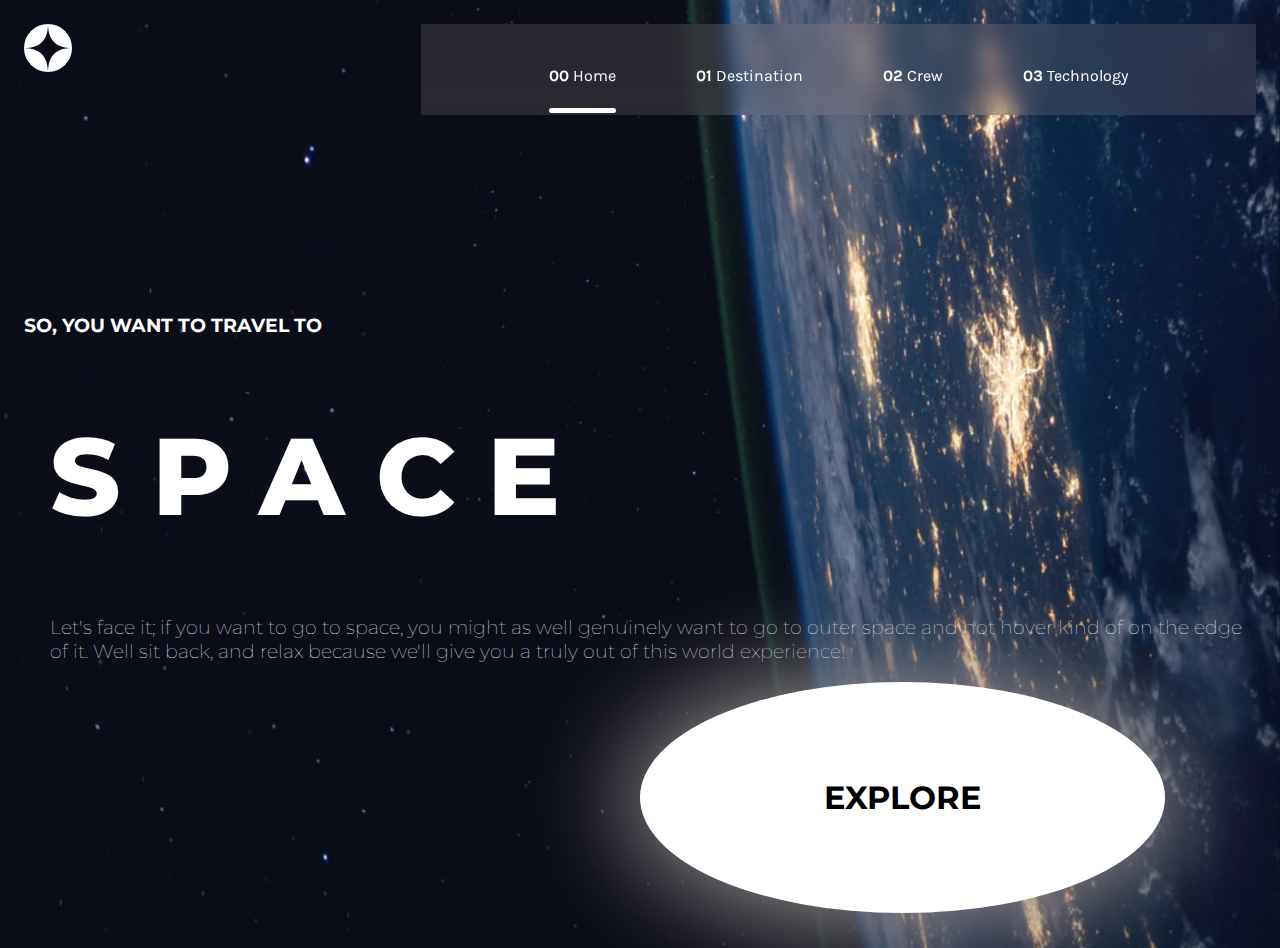
<file: index.html>
<!DOCTYPE html>
<html lang="en">
  <head>
    <meta charset="UTF-8" />
    <meta name="viewport" content="width=device-width, initial-scale=1.0" />

    <!-- Bootstrap -->
    <link
      href="https://cdn.jsdelivr.net/npm/bootstrap@5.3.0/dist/css/bootstrap.min.css"
      rel="stylesheet"
      integrity="sha384-9ndCyUaIbzAi2FUVXJi0CjmCapSmO7SnpJef0486qhLnuZ2cdeRhO02iuK6FUUVM"
      crossorigin="anonymous"
    />
    <!-- Master-CSS -->
    <link rel="stylesheet" href="style.css" />
    <!-- Font -->

    <link rel="preconnect" href="https://fonts.googleapis.com" />
    <link rel="preconnect" href="https://fonts.gstatic.com" crossorigin />
    <link
      href="https://fonts.googleapis.com/css2?family=Karla:wght@500&display=swap"
      rel="stylesheet"
    />
    <link rel="preconnect" href="https://fonts.googleapis.com" />
    <link rel="preconnect" href="https://fonts.gstatic.com" crossorigin />
    <link
      href="https://fonts.googleapis.com/css2?family=Montserrat:wght@200&display=swap"
      rel="stylesheet"
    />

    <!-- favicon -->
    <link
      rel="icon"
      type="image/png"
      sizes="32x32"
      href="./assets/favicon-32x32.png"
    />
    <title>Frontend Mentor | Space tourism website</title>
  </head>
  <body class="home-body">
    <!-- Hamburger Menu starts  -->
    <div class="hamburger" id="hamburger-box">
      <ul>
        <li><a class="links" id="index" href="#">Home</a></li>
        <li><a class="links" id="destination" href="#">Destination</a></li>
        <li><a class="links" id="crew" href="#">Crew</a></li>
        <li><a class="links" id="technology" href="#">Technology</a></li>
      </ul>
    </div>
    <!-- Hamburger menu ends -->
    <!-- navbar starts  -->
    <div class="navbar">
      <div class="logo">
        <svg xmlns="http://www.w3.org/2000/svg" width="48" height="48">
          <g fill="none" fill-rule="evenodd">
            <circle cx="24" cy="24" r="24" fill="#FFF" />
            <path
              fill="#0B0D17"
              d="M24 0c0 16-8 24-24 24 15.718.114 23.718 8.114 24 24 0-16 8-24 24-24-16 0-24-8-24-24z"
            />
          </g>
        </svg>
      </div>

      <svg
        xmlns="http://www.w3.org/2000/svg"
        width="16"
        height="16"
        fill="currentColor"
        class="bi bi-list"
        viewBox="0 0 16 16"
        id="ham-menu"
      >
        <path
          fill-rule="evenodd"
          d="M2.5 12a.5.5 0 0 1 .5-.5h10a.5.5 0 0 1 0 1H3a.5.5 0 0 1-.5-.5zm0-4a.5.5 0 0 1 .5-.5h10a.5.5 0 0 1 0 1H3a.5.5 0 0 1-.5-.5zm0-4a.5.5 0 0 1 .5-.5h10a.5.5 0 0 1 0 1H3a.5.5 0 0 1-.5-.5z"
        />
      </svg>

      <div class="nav-options">
        <ul>
          <li>
            <a href="javascript:void(0)" class="links" id="index"
              ><span class="index">00</span> Home</a
            >

            <div class="indicator"></div>
          </li>
          <li>
            <a href="javascript:void(0)" class="links" id="destination"
              ><span class="index">01</span> Destination</a
            >

            <!-- <div class="indicator hidden"></div> -->
          </li>
          <li>
            <a href="javascript:void(0)" class="links" id="crew"
              ><span class="index">02</span> Crew</a
            >

            <!-- <div class="indicator hidden"></div> -->
          </li>
          <li>
            <a href="javascript:void(0)" class="links" id="technology"
              ><span class="index">03</span> Technology</a
            >

            <!-- <div class="indicator hidden"></div> -->
          </li>
        </ul>
      </div>
    </div>
    <!-- navbar ends -->

    <div class="container content">
      <div class="row">
        <div class="col-xl-6 text">
          <h3>SO, YOU WANT TO TRAVEL TO</h3>
          <h1 class="index-space">SPACE</h1>
          <p>
            Let's face it; if you want to go to space, you might as well
            genuinely want to go to outer space and not hover kind of on the
            edge of it. Well sit back, and relax because we'll give you a truly
            out of this world experience!
          </p>
        </div>

        <div class="col-xl-6 explore-container">
          <div class="explore">
            <h4>EXPLORE</h4>
          </div>
        </div>
      </div>
    </div>
    <script src="script.js"></script>
  </body>
</html>
</file>
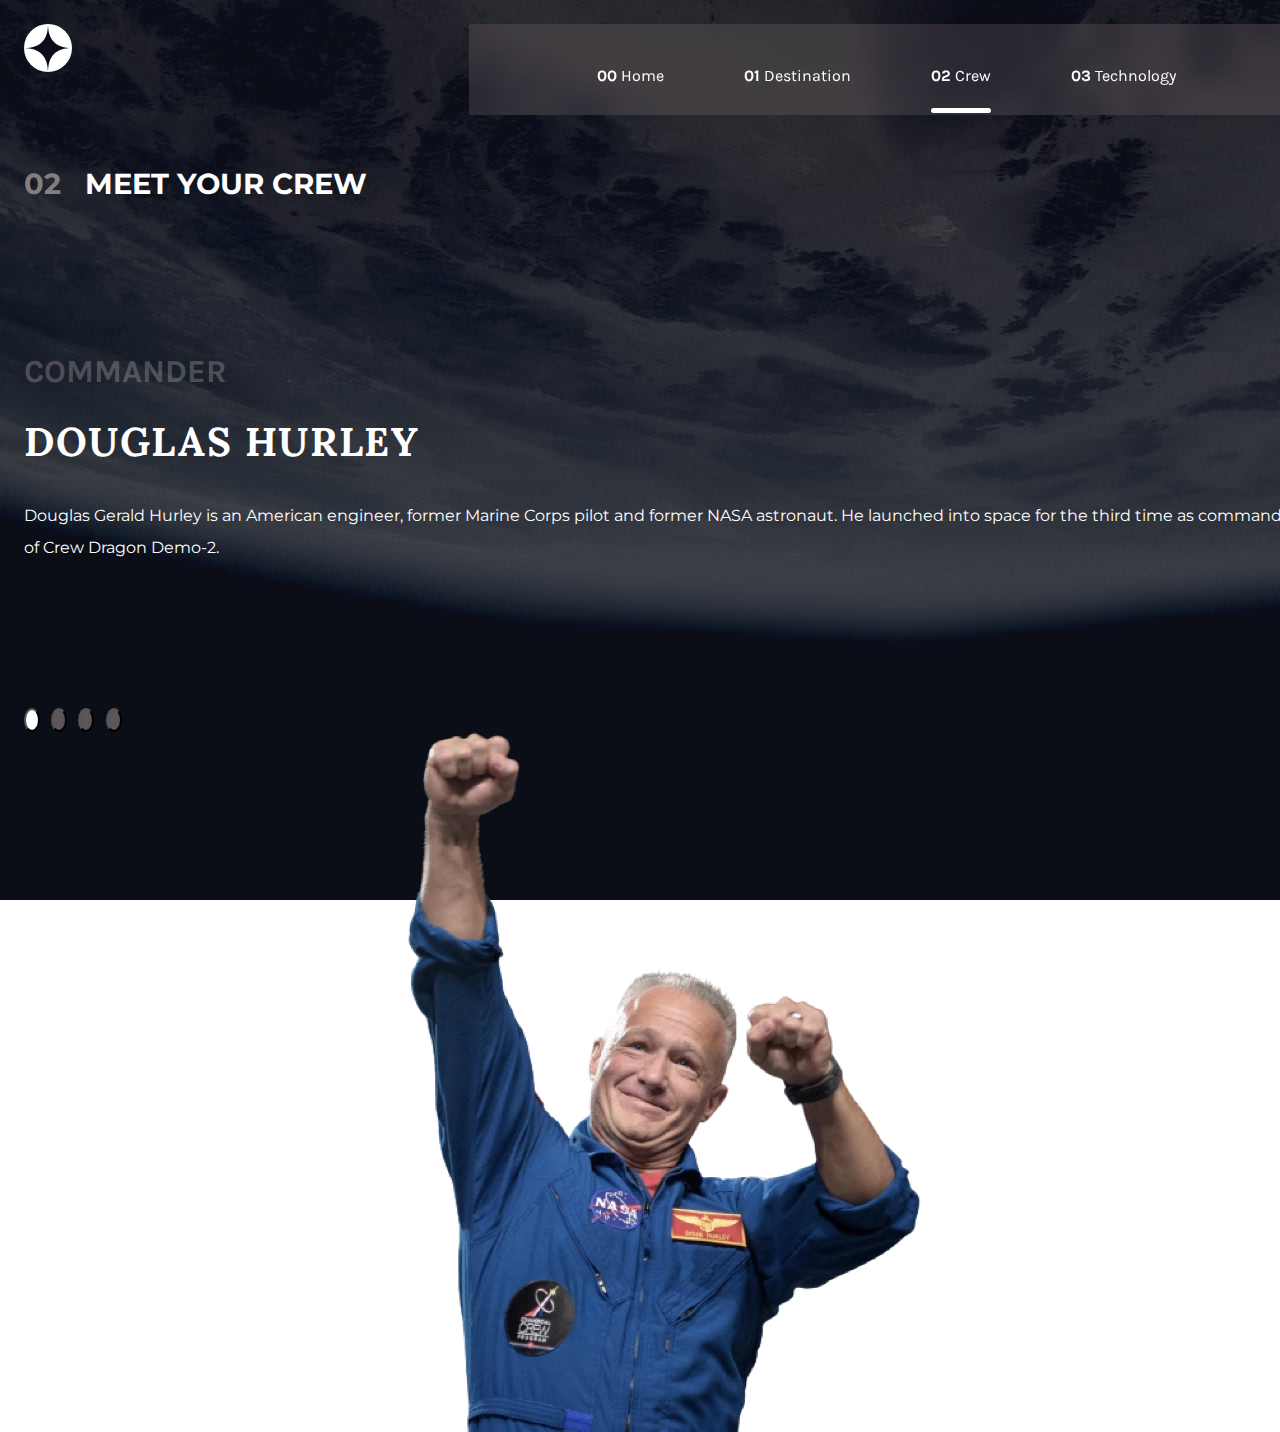
<file: crew.html>
<!DOCTYPE html>
<html lang="en">
  <head>
    <meta charset="UTF-8" />
    <meta http-equiv="X-UA-Compatible" content="IE=edge" />
    <meta name="viewport" content="width=device-width, initial-scale=1.0" />
    <!-- Bootstrap -->
    <link
      href="https://cdn.jsdelivr.net/npm/bootstrap@5.3.0/dist/css/bootstrap.min.css"
      rel="stylesheet"
      integrity="sha384-9ndCyUaIbzAi2FUVXJi0CjmCapSmO7SnpJef0486qhLnuZ2cdeRhO02iuK6FUUVM"
      crossorigin="anonymous"
    />
    <!-- Master-CSS -->
    <link rel="stylesheet" href="style.css" />
    <!-- Font -->
    <link rel="preconnect" href="https://fonts.googleapis.com" />
    <link rel="preconnect" href="https://fonts.gstatic.com" crossorigin />
    <link
      href="https://fonts.googleapis.com/css2?family=Karla:wght@500&family=Lora&family=Montserrat:wght@200&display=swap"
      rel="stylesheet"
    />
    <!-- favicon -->
    <link
      rel="icon"
      type="image/png"
      sizes="32x32"
      href="./assets/favicon-32x32.png"
    />
    <title>Crew</title>
  </head>
  <body class="crew-body">
    <!-- Hamburger Menu starts  -->
    <div class="hamburger" id="hamburger-box">
      <ul>
        <li><a class="links" id="index" href="#">Home</a></li>
        <li><a class="links" id="destination" href="#">Destination</a></li>
        <li><a class="links" id="crew" href="#">Crew</a></li>
        <li><a class="links" id="technology" href="#">Technology</a></li>
      </ul>
    </div>
    <!-- Hamburger menu ends -->
    <!-- Navbar starts -->
    <div class="navbar">
      <div class="logo">
        <svg xmlns="http://www.w3.org/2000/svg" width="48" height="48">
          <g fill="none" fill-rule="evenodd">
            <circle cx="24" cy="24" r="24" fill="#FFF" />
            <path
              fill="#0B0D17"
              d="M24 0c0 16-8 24-24 24 15.718.114 23.718 8.114 24 24 0-16 8-24 24-24-16 0-24-8-24-24z"
            />
          </g>
        </svg>
      </div>

      <svg
        xmlns="http://www.w3.org/2000/svg"
        width="16"
        height="16"
        fill="currentColor"
        class="bi bi-list"
        viewBox="0 0 16 16"
        id="ham-menu"
      >
        <path
          fill-rule="evenodd"
          d="M2.5 12a.5.5 0 0 1 .5-.5h10a.5.5 0 0 1 0 1H3a.5.5 0 0 1-.5-.5zm0-4a.5.5 0 0 1 .5-.5h10a.5.5 0 0 1 0 1H3a.5.5 0 0 1-.5-.5zm0-4a.5.5 0 0 1 .5-.5h10a.5.5 0 0 1 0 1H3a.5.5 0 0 1-.5-.5z"
        />
      </svg>

      <div class="nav-options">
        <ul>
          <li>
            <a href="javascript:void(0)" class="links" id="index"
              ><span class="index">00</span> Home</a
            >

            <div class="indicator hidden"></div>
          </li>
          <li>
            <a href="javascript:void(0)" class="links" id="destination"
              ><span class="index">01</span> Destination</a
            >

            <div class="indicator hidden"></div>
          </li>
          <li>
            <a href="javascript:void(0)" class="links" id="crew"
              ><span class="index">02</span> Crew</a
            >

            <div class="indicator"></div>
          </li>
          <li>
            <a href="javascript:void(0)" class="links" id="technology"
              ><span class="index">03</span> Technology</a
            >

            <div class="indicator hidden"></div>
          </li>
        </ul>
      </div>
    </div>
    <!-- navbar ends -->
    <div class="container crew">
      <h3 class="first-line"><span>02</span> MEET YOUR CREW</h3>
      <div class="row">
        <div class="col-xl-6 crew-description">
          <h2 class="crew-role">COMMANDER</h2>
          <h2 class="crew-name">DOUGLAS HURLEY</h2>
          <p class="crew-about">
            Douglas Gerald Hurley is an American engineer, former Marine Corps
            pilot and former NASA astronaut. He launched into space for the
            third time as commander of Crew Dragon Demo-2.
          </p>
          <div class="container crew-btn-container">
            <button class="btn crew-btn white" id="crew1"></button>
            <button class="btn crew-btn" id="crew2"></button>
            <button class="btn crew-btn" id="crew3"></button>
            <button class="btn crew-btn" id="crew4"></button>
          </div>
        </div>
        <div class="col-xl-6 order-first order-sm-last crew-image">
          <img
            class="crew-person"
            src="./assets/crew/image-crew-0.webp"
            alt="crew-image"
          />
        </div>
      </div>
    </div>
    <script src="script.js"></script>
  </body>
</html>
</file>
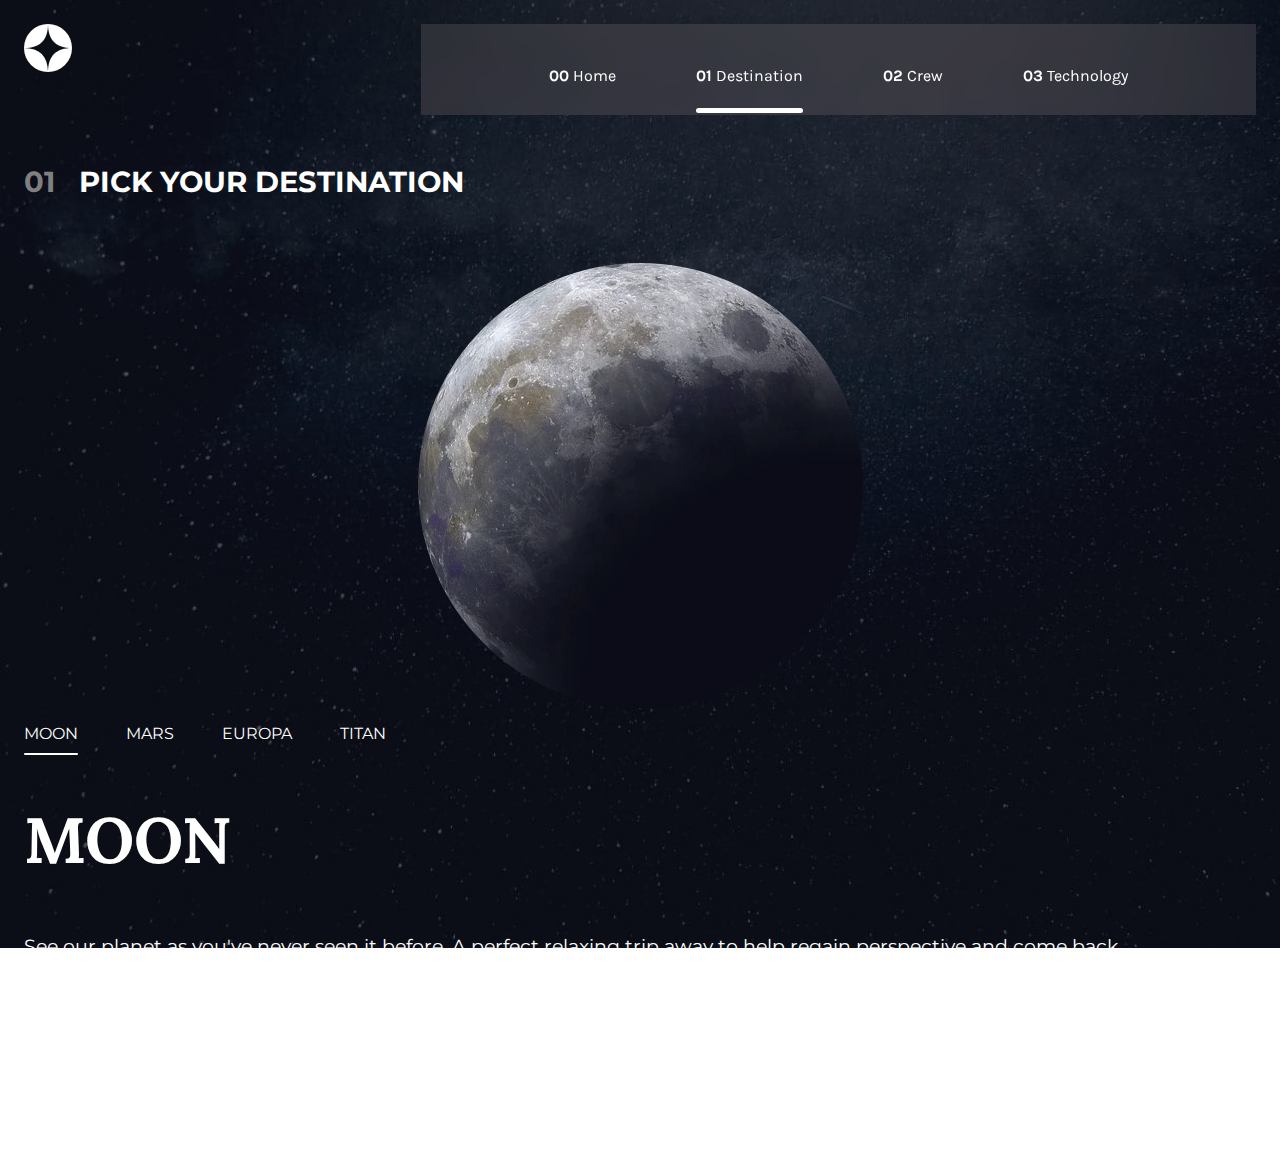
<file: destination.html>
<!DOCTYPE html>
<html lang="en">
  <head>
    <meta charset="UTF-8" />
    <meta http-equiv="X-UA-Compatible" content="IE=edge" />
    <meta name="viewport" content="width=device-width, initial-scale=1.0" />
    <!-- Bootstrap -->
    <link
      href="https://cdn.jsdelivr.net/npm/bootstrap@5.3.0/dist/css/bootstrap.min.css"
      rel="stylesheet"
      integrity="sha384-9ndCyUaIbzAi2FUVXJi0CjmCapSmO7SnpJef0486qhLnuZ2cdeRhO02iuK6FUUVM"
      crossorigin="anonymous"
    />
    <!-- Master-CSS -->
    <link rel="stylesheet" href="style.css" />
    <!-- Font -->
    <link rel="preconnect" href="https://fonts.googleapis.com" />
    <link rel="preconnect" href="https://fonts.gstatic.com" crossorigin />
    <link
      href="https://fonts.googleapis.com/css2?family=Karla:wght@500&family=Lora&family=Montserrat:wght@200&display=swap"
      rel="stylesheet"
    />

    <!-- favicon -->
    <link
      rel="icon"
      type="image/png"
      sizes="32x32"
      href="./assets/favicon-32x32.png"
    />
    <title>Destination-Moon</title>
  </head>
  <body class="destination-body">
    <!-- Hamburger Menu starts  -->
    <div class="hamburger" id="hamburger-box">
      <ul>
        <li><a class="links" id="index" href="#">Home</a></li>
        <li><a class="links" id="destination" href="#">Destination</a></li>
        <li><a class="links" id="crew" href="#">Crew</a></li>
        <li><a class="links" id="technology" href="#">Technology</a></li>
      </ul>
    </div>
    <!-- Hamburger menu ends -->
    <!-- Navbar starts -->
    <div class="navbar">
      <div class="logo">
        <svg xmlns="http://www.w3.org/2000/svg" width="48" height="48">
          <g fill="none" fill-rule="evenodd">
            <circle cx="24" cy="24" r="24" fill="#FFF" />
            <path
              fill="#0B0D17"
              d="M24 0c0 16-8 24-24 24 15.718.114 23.718 8.114 24 24 0-16 8-24 24-24-16 0-24-8-24-24z"
            />
          </g>
        </svg>
      </div>

      <svg
        xmlns="http://www.w3.org/2000/svg"
        width="16"
        height="16"
        fill="currentColor"
        class="bi bi-list"
        viewBox="0 0 16 16"
        id="ham-menu"
      >
        <path
          fill-rule="evenodd"
          d="M2.5 12a.5.5 0 0 1 .5-.5h10a.5.5 0 0 1 0 1H3a.5.5 0 0 1-.5-.5zm0-4a.5.5 0 0 1 .5-.5h10a.5.5 0 0 1 0 1H3a.5.5 0 0 1-.5-.5zm0-4a.5.5 0 0 1 .5-.5h10a.5.5 0 0 1 0 1H3a.5.5 0 0 1-.5-.5z"
        />
      </svg>

      <div class="nav-options">
        <ul>
          <li>
            <a href="javascript:void(0)" class="links" id="index"
              ><span class="index">00</span> Home</a
            >

            <div class="indicator hidden"></div>
          </li>
          <li>
            <a href="javascript:void(0)" class="links" id="destination"
              ><span class="index">01</span> Destination</a
            >

            <div class="indicator"></div>
          </li>
          <li>
            <a href="javascript:void(0)" class="links" id="crew"
              ><span class="index">02</span> Crew</a
            >

            <div class="indicator hidden"></div>
          </li>
          <li>
            <a href="javascript:void(0)" class="links" id="technology"
              ><span class="index">03</span> Technology</a
            >

            <div class="indicator hidden"></div>
          </li>
        </ul>
      </div>
    </div>
    <!-- navbar ends -->

    <!-- Planetary descriptions / destinations  -->
    <div class="container MOON destination">
      <h3 class="first-line"><span>01</span> PICK YOUR DESTINATION</h3>
      <div class="container">
        <div class="row" style="margin-top: 4rem">
          <div
            class="col-xl-6 planet-pic"
            style="display: flex; justify-content: center"
          >
            <img
              class="planet-image"
              src="./assets/destination/image-moon.webp"
              alt="planet-image"
            />
          </div>

          <div class="col-xl-6 destination-content">
            <div class="col-12">
              <ul class="destination-list">
                <li>
                  <a
                    class="destination-links"
                    id="moon"
                    href="javascript:void(0)"
                    >MOON</a
                  >
                  <div class="destination-indicator"></div>
                </li>
                <li>
                  <a
                    class="destination-links"
                    id="mars"
                    href="javascript:void(0)"
                    >MARS</a
                  >
                  <div class="destination-indicator hidden"></div>
                </li>
                <li>
                  <a
                    class="destination-links"
                    id="europa"
                    href="javascript:void(0)"
                    >EUROPA</a
                  >
                  <div class="destination-indicator hidden"></div>
                </li>
                <li>
                  <a
                    class="destination-links"
                    id="titan"
                    href="javascript:void(0)"
                    >TITAN</a
                  >
                  <div class="destination-indicator hidden"></div>
                </li>
              </ul>
            </div>

            <div class="col-12 destination-des">
              <h2 class="destination-title">MOON</h2>
              <p class="destination-para">
                See our planet as you've never seen it before. A perfect
                relaxing trip away to help regain perspective and come back
                refreshed. While you're there, take in some history by visiting
                the Luna 2 and Apollo 11 landing sites.
              </p>
            </div>
            <div class="col-12 destination-distance">
              <div class="row">
                <div class="col-6">
                  <p>
                    Avg. distance<br /><span class="distance">384,400 km</span>
                  </p>
                </div>
                <div class="col-6">
                  <p>Est. travel time<br /><span class="time">3 days</span></p>
                </div>
              </div>
            </div>
          </div>
        </div>
      </div>
    </div>
    <script src="script.js"></script>
  </body>
</html>
</file>
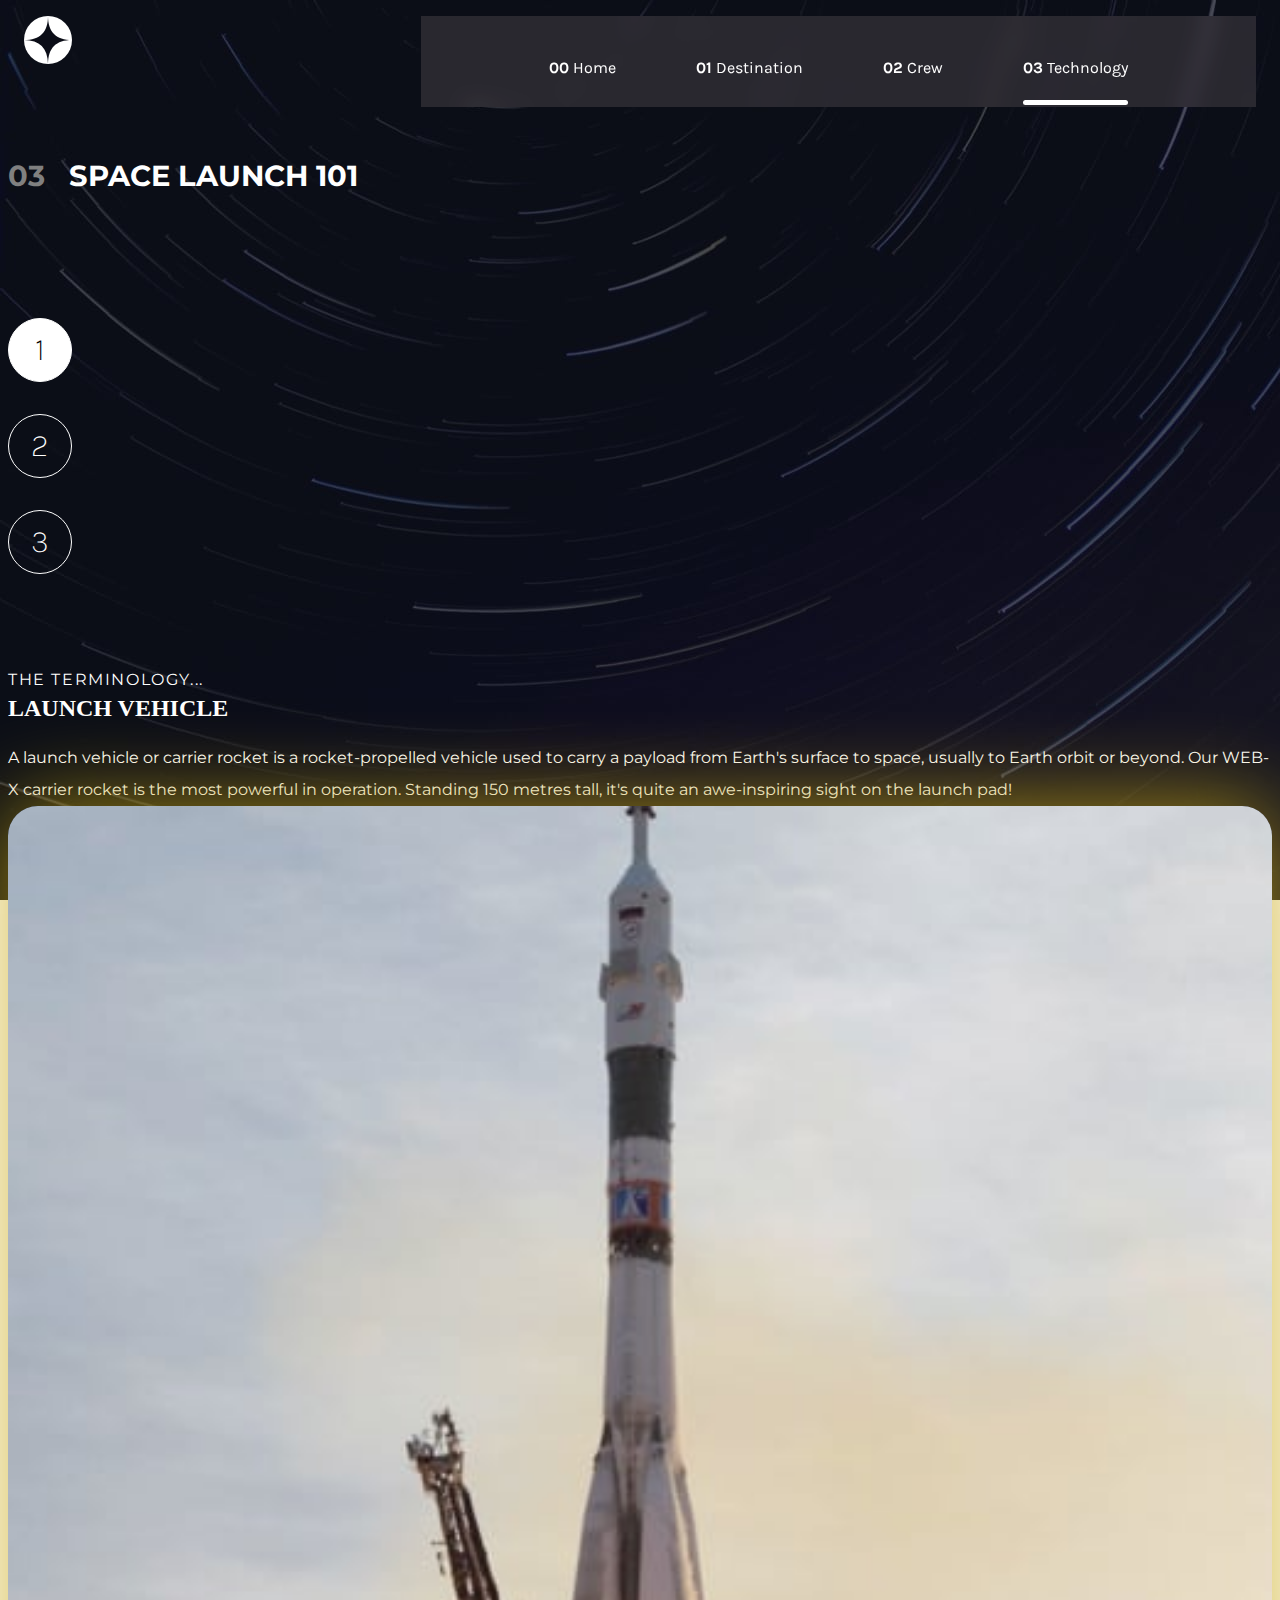
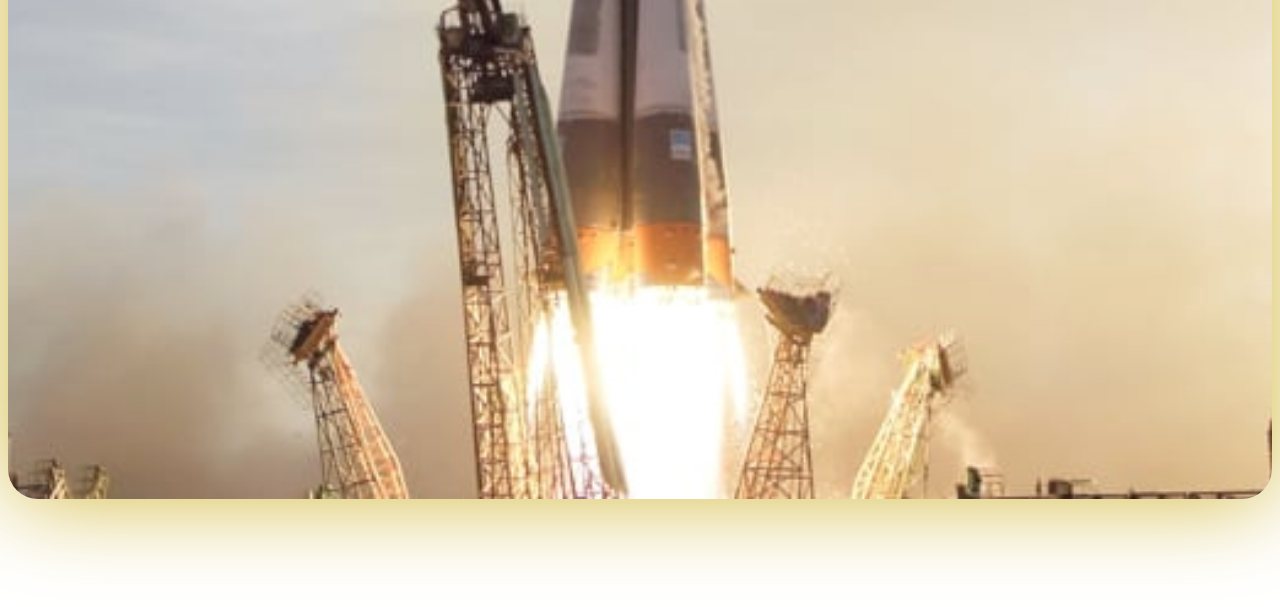
<file: technology.html>
<!DOCTYPE html>
<html lang="en">
  <head>
    <meta charset="UTF-8" />
    <meta http-equiv="X-UA-Compatible" content="IE=edge" />
    <meta name="viewport" content="width=device-width, initial-scale=1.0" />
    <!-- Bootstrap -->
    <link
      href="https://cdn.jsdelivr.net/npm/bootstrap@5.3.0/dist/css/bootstrap.min.css"
      rel="stylesheet"
      integrity="sha384-9ndCyUaIbzAi2FUVXJi0CjmCapSmO7SnpJef0486qhLnuZ2cdeRhO02iuK6FUUVM"
      crossorigin="anonymous"
    />
    <!-- Master-CSS -->
    <link rel="stylesheet" href="style.css" />
    <!-- Font -->
    <link rel="preconnect" href="https://fonts.googleapis.com" />
    <link rel="preconnect" href="https://fonts.gstatic.com" crossorigin />
    <link
      href="https://fonts.googleapis.com/css2?family=Karla:wght@500&family=Lora&family=Montserrat:wght@200&display=swap"
      rel="stylesheet"
    />

    <!-- favicon -->
    <link
      rel="icon"
      type="image/png"
      sizes="32x32"
      href="./assets/favicon-32x32.png"
    />
    <title>Technology</title>
  </head>
  <body class="tech-body">
    <!-- Hamburger Menu starts  -->
    <div class="hamburger" id="hamburger-box">
      <ul>
        <li><a class="links" id="index" href="#">Home</a></li>
        <li><a class="links" id="destination" href="#">Destination</a></li>
        <li><a class="links" id="crew" href="#">Crew</a></li>
        <li><a class="links" id="technology" href="#">Technology</a></li>
      </ul>
    </div>
    <!-- Hamburger menu ends -->
    <!-- Navbar starts -->
    <div class="navbar" style="margin: 1rem">
      <div class="logo">
        <svg xmlns="http://www.w3.org/2000/svg" width="48" height="48">
          <g fill="none" fill-rule="evenodd">
            <circle cx="24" cy="24" r="24" fill="#FFF" />
            <path
              fill="#0B0D17"
              d="M24 0c0 16-8 24-24 24 15.718.114 23.718 8.114 24 24 0-16 8-24 24-24-16 0-24-8-24-24z"
            />
          </g>
        </svg>
      </div>

      <svg
        xmlns="http://www.w3.org/2000/svg"
        width="16"
        height="16"
        fill="currentColor"
        class="bi bi-list"
        viewBox="0 0 16 16"
        id="ham-menu"
      >
        <path
          fill-rule="evenodd"
          d="M2.5 12a.5.5 0 0 1 .5-.5h10a.5.5 0 0 1 0 1H3a.5.5 0 0 1-.5-.5zm0-4a.5.5 0 0 1 .5-.5h10a.5.5 0 0 1 0 1H3a.5.5 0 0 1-.5-.5zm0-4a.5.5 0 0 1 .5-.5h10a.5.5 0 0 1 0 1H3a.5.5 0 0 1-.5-.5z"
        />
      </svg>

      <div class="nav-options">
        <ul>
          <li>
            <a href="javascript:void(0)" class="links" id="index"
              ><span class="index">00</span> Home</a
            >

            <div class="indicator hidden"></div>
          </li>
          <li>
            <a href="javascript:void(0)" class="links" id="destination"
              ><span class="index">01</span> Destination</a
            >

            <div class="indicator hidden"></div>
          </li>
          <li>
            <a href="javascript:void(0)" class="links" id="crew"
              ><span class="index">02</span> Crew</a
            >

            <div class="indicator hidden"></div>
          </li>
          <li>
            <a href="javascript:void(0)" class="links" id="technology"
              ><span class="index">03</span> Technology</a
            >

            <div class="indicator"></div>
          </li>
        </ul>
      </div>
    </div>
    <!-- Navbar ends  -->
    <div class="container technology">
      <h3 class="first-line"><span>03</span> SPACE LAUNCH 101</h3>
      <div class="container-fluid tech-des">
        <div class="row arrange">
          <div class="col-lg-1" style="padding: 0">
            <div class="container tech-btn-container">
              <button class="tech-btn white" id="launchvehicle">1</button>
              <button class="tech-btn" id="spacecapsule">2</button>
              <button class="tech-btn" id="spaceport">3</button>
            </div>
          </div>
          <div class="col-lg-6">
            <div class="container terminology">
              <p class="term">THE TERMINOLOGY...</p>
              <h2 class="term-title">LAUNCH VEHICLE</h2>
              <p class="term-description">
                A launch vehicle or carrier rocket is a rocket-propelled vehicle
                used to carry a payload from Earth's surface to space, usually
                to Earth orbit or beyond. Our WEB-X carrier rocket is the most
                powerful in operation. Standing 150 metres tall, it's quite an
                awe-inspiring sight on the launch pad!
              </p>
            </div>
          </div>
          <div class="col-lg-5 order-first order-lg-last image-col">
            <div class="container-fluid tech-img-container">
              <img
                class="tech-image"
                src="./assets/technology/image-launchvehicle-portrait.jpg"
                alt="techImage"
              />
            </div>
          </div>
        </div>
      </div>
    </div>
    <script src="script.js"></script>
  </body>
</html>
</file>
<file: style.css>
/* Home CSS */
.home-body {
  overflow-y: scroll;
  background-image: url("./assets/home/background-home-desktop.jpg");
  background-size: 100% 100%;
  padding: 1rem;
  color : white; 
  background-repeat: no-repeat;
}
li {
  list-style: none;
  display: inline-block;
}

.indicator
{
  background-color: white;
  width : 100%;
  height : 5px;
  border-radius: 10px;
  position : relative;
  top :23px;
}
.hidden
{
  display : none; 
}
.links{
  text-decoration: none;
  color: white;
  font-family: "Karla", sans-serif;
}
.index {
  font-weight: bold;
}
.navbar {
  display: flex;
  justify-content: space-between;
}
.nav-options > ul {
  display: flex;
  justify-content: space-between;
  gap: 5rem;
  padding : 0; 
  margin-bottom : 0; 
}
.nav-options {
  background-color: rgb(164, 146, 146, 0.2);
  backdrop-filter: blur(10px);
  padding : 1.6rem 8rem;
}

.line
{
  background-color: rgb(203, 185, 185,0.2);
  height : 0.1rem ; 
  width : 50rem;
  position: absolute;
  left : 13%;
}
.bi-list{
  display: block;
  color : white;
  height : 100%; 
  width : 3rem; 
  display : none; 
}
.hamburger > ul 
{ 
  display: flex;
  flex-direction: column;
  padding : 0;
  margin :0; 
  gap : 1rem; 
  align-items: center;
  font-family: 'Karla', sans-serif;
}
.hamburger
{
  background-color: rgb(164, 146, 146, 0.2);
  border-radius : 30px; 
  padding : 2rem 4rem; 
  display : none;
  backdrop-filter:blur(3px);
  z-index: 2;
  width : 60%; 
  position : absolute;
  right : 2rem; 
  margin-top : 1.4rem; 
}

.bi-list:hover
{
  cursor: pointer;
}
.content
{
  color : white; 
  margin-top : 20vh;
  display : flex;  
}

.text h3
{
  font-family: 'Montserrat', sans-serif;
}
.text h1
{
  font-family: 'Montserrat', sans-serif;
  font-weight: 800;
  font-size: 6.8rem;
  letter-spacing: 2rem;
  margin-left: 1.6rem;
}
.text p
{
  margin-left : 1.6rem;
  font-family: 'Montserrat', sans-serif;
  font-weight: 100;
  font-size: 1.2rem;
}
.explore-container
{
   display : flex; 
   align-items: center;
}
.explore
{
  background-color: white; 
  width : 40%; 
  margin-left : 50%;
  border-radius : 100%; 
  padding : 6rem 1rem; 
  display : flex; 
  justify-content: center;
  align-items: center;
  box-shadow: 1px 1px 100px 15px rgb(146, 138, 138);
}
.explore > h4
{
  font-family: 'Montserrat', sans-serif;
  color:black;
  margin : 0; 
  font-size : 2rem;
  display: inline;
}


/* Large screen adaption  */
@media(min-width : 1201px)
{
   .home-body 
   {
      height : 100vh; 
   }
}
/* Tablet adaption  */
@media (max-width : 1200px)
{
    .home-body 
    {
      background-image: url("./assets/home/background-home-tablet.jpg");
      background-size: cover;
      overflow-x: hidden;
      overflow-y: visible;
      height : 110vh;
        
    }
    .navbar {
      display: flex;
      justify-content: space-between;
      margin-top : 0; 
    }
    .nav-options
    {
      background-color: rgb(164, 146, 146, 0.1);
      backdrop-filter: blur(20px);
      padding : 1.4rem 2rem;
      margin-top : 0; 
    }
    .nav-options > ul {
       gap : 2rem;
    }
    .logo
    {
      margin-left : 2rem; 
    }
    .text h3  
    {
      text-align: center;
    }
    .text h1 
    {
      text-align: center;
    }
    .text p
    {
      text-align: center;
    }
    .explore-container
    {
      margin-top : 10vh;
      display: flex;
      justify-content: center;
    }
    .explore
    {
      background-color: white; 
      width : 30%; 
      height : 30%;
      margin : auto; 
      border-radius : 100%; 
      padding : 6rem 1rem; 
      display : flex; 
      justify-content: center;
      align-items: center;
      box-shadow: 1px 1px 100px 15px rgb(146, 138, 138);
    }
    .content
    {
      margin-top : 10rem;
    }
}

/* Mobile adaption */

@media (max-width : 733px)
{
    .home-body{
      background-image: url("./assets/home/background-home-mobile.jpg");
      margin : 0; 
      padding : 1rem; 
      background-size: cover;
      overflow-y: visible;
      height : 130vh;  
      overflow-x : hidden;
    }
    .nav-options
    {
      display: none;
    }
    .logo 
    {
      margin : 1rem;
    }
    .text h3 
    {
      font-size: 1.4rem;
      text-align:center;
      padding-bottom : 2rem;
    }
    .text h1 
    {
      font-size: 5rem;
      text-align : center;
      margin : auto;
      letter-spacing: normal;
      padding-bottom: 2rem;
    }
    .text p 
    {
      text-align: center;
      margin : 0;
      line-height: 2rem;
    }
    .explore-container
    {
      display : flex; 
      justify-content: center;
      margin-top : 60%;
    }
    .explore
    {
      height : 50%; 
      width: 36%; 
      padding : 4rem 3rem;
      margin : 0; 
      box-shadow : 1px 1px 30px 4px rgb(146, 138, 138);
    }
    .explore h4 
    {
      font-size : 1rem;
      font-weight: bold;
    }
    
    .content
    {
      margin-top : 3rem;
    }
    .bi-list
    {
      display : block; 
      margin-right : 1rem;
    }
}

/* extra small devices adaption */
@media  (max-width : 380px)
{
    .home-body 
    {
       height : 150vh;
    }
    .explore-container
    {
      margin-top: 20vh;
    }
    .text h3  
    {
      font-size : 1rem; 
    }
    .text h1
    {
        font-size : 3rem;
    }
    .text p 
    {
      font-size : 1rem; 
    }
}

/* Destination CSS */

.destination-body
{
  font-family: 'Montserrat', sans-serif;
  overflow-y: scroll;
  padding : 1rem; 
  background-image: url("./assets/destination/background-destination-desktop.jpg");
  background-repeat: no-repeat;
  background-size: cover;
}

.destination 
{
  margin-top : 4%; 
}
.first-line
{
  font-family: 'Montserrat', sans-serif;
  color : white; 
  font-size : 1.8rem;
}
.first-line span
{
   font-weight: bold;
   margin-right : 1rem;
   color : grey;
   height: 100%;
}
.destination-list
{
  display : flex; 
  gap : 3rem;
  color : white; 
  padding-left: 0;
}
.destination-des
{
  margin-top : 3rem; 
  color : white;
}
.destination-des > h2
{
   font-size : 4rem;
   font-family: 'Lora', serif;
}
.destination-des p
{
  width : 90%;
  font-family: 'Montserrat', sans-serif;
  font-size : 1.2rem;
  margin-top : 1rem;
}
.destination-distance
{
  color : white; 
  margin-top : 3rem;
}
.destination-distance span
{
  font-size: 2rem;
}
.destination-indicator
{
  background-color: white;
  width : 100%;
  height : 2px;
  border-radius: 10px;
  position: relative;
  top: 10px;
}
.destination-links
{
  text-decoration: none;
  color : white; 
  font-family:'Montserrat', sans-serif; ;
}
/* Large screen adaption  */
@media(min-width : 1201px)
{
   .destination-body 
   {
      height : 100vh; 
   }
}
/* Tablet adaption */
@media screen and (max-width : 1200px) and (orientation : portrait)
{
  .destination-body
  {
    padding-bottom : 100px; 
    background-attachment : fixed;
  }
  .destination
  {
    margin-top : 6rem; 
  }
  .planet-pic
  {
    height : 40vh; 
  }
  .destination-list
  {
     justify-content: center;
  }
  .destination-content 
  {
    margin-top : 3rem;
  }
  .destination-des 
  {
    text-align: center;
    display : flex; 
    flex-direction: column;
    align-items: center;
  } 
  .destination-distance
  {
    text-align: center;
  }
}

@media screen and (max-width : 1200px) and (orientation : landscape)
{
  .destination-body
  {
    background-attachment: fixed;
  }
  .destination-list
  {
     justify-content: center;
  }
  .destination-content 
  {
    margin-top : 3rem;
  }
  .destination-des 
  {
    text-align: center;
    display : flex; 
    flex-direction: column;
    align-items: center;
  } 
  .destination-distance
  {
    text-align: center;
  }
}
/* mobile adapt */
@media screen and (max-width : 733px) and (orientation : portrait)
{
  .destination-body
  {
    overflow-x: hidden;
  }
    .destination-des > p 
    {
      font-size : 1rem;
    }
    
    .destination-distance span 
    {
      font-size : 1.4rem;
    }
    
    .destination-distance p 
    {
      font-size : 0.8rem ;
    }
    .first-line
    {
      text-align: center;
    }
}
/* Extra small adaption  */
@media (max-width : 380px)
{
   .destination-list
   {
       gap : 1rem;
       font-size : 0.8rem;
   }
   .destination-des h2
   {
      font-size : 3rem;
   }
   .destination-des p 
   {
    font-size : 0.9rem;
   }
   .planet-pic 
   {
       height : 30vh;
   }
}

/* Crew css */

.crew-body
{
  background-image: url("./assets/crew/background-crew-desktop.jpg");
  background-size : cover; 
  background-repeat: no-repeat;
  color : white; 
  padding : 1rem;
  margin-bottom: 0;
  padding-bottom: 0;
  background-attachment: fixed;
  overflow-y: scroll;
  width : 100%; 
}

.crew 
{
  margin-top : 4%; 
}
.crew-description
{
   padding-top : 6rem; 
}
.crew-role
{
   color : rgba(212, 196, 196, 0.3);
   font-family: 'Karla', sans-serif;
   font-size : 2rem;
}

.crew-name
{
  font-size : 2.5rem; 
  font-family: 'Lora', serif;
  letter-spacing: 0.1rem;
  margin-top: 1.3rem;
}

.crew-about
{
  font-family: 'Montserrat', sans-serif;
  line-height: 2rem;
  margin-top : 2rem;
}

.crew-image 
{
  display: flex;
  justify-content: center;
  align-items: flex-end;
}

.crew-person
{
  height : 90%;  
}

.crew-btn-container
{
  display: flex; 
  gap : 0.7rem; 
  padding : 0; 
  margin-top : 9rem;
}
.crew-btn
{
  background-color: rgb(173, 156, 156,0.5);
  height : 1.5rem;
  border-radius: 100%;
  gap : 10rem;
}
.white
{
  background-color : white;
}
.crew-btn:hover
{
  background-color: rgb(230, 220, 220,0.7);
}

/* Tablet adaption */
@media screen and (max-width : 1200px) and (orientation : portrait)
{
    .crew-description
    {
       text-align: center;
    }
    .crew-btn-container
    {
      margin-top : 5rem; 
      justify-content: center;
    }
}
@media screen and (max-width : 1200px) and (orientation : landscape)
{
    .crew-description
    {
       text-align: center;
    }
    .crew-btn-container
    {
      margin-top : 5rem; 
      justify-content: center;
    }
}

/* Mobile adaption */

@media screen and (max-width : 733px) and (orientation : portrait)
{
  .crew-body
  {
    background-attachment: fixed;
  }
  .crew-image
  {
    margin-top : 5rem; 
  }
    .crew-person
    {
       height : 20rem; 
    }
    .crew-description
    {
      padding-top: 4rem;
    }
    .crew
    {
      padding-bottom: 3rem;
    }
    .crew-name 
    {
      font-size : 2rem;
    }
}


/* Tech CSS */

.tech-body 
{
  background-image: url("./assets/technology/background-technology-desktop.jpg");
  background-repeat: no-repeat;
  background-size: cover;
  background-attachment: fixed;
  overflow-y: scroll;
  color : white;  
  padding-bottom:100px;
}
.technology
{
  margin-top : 4%; 
}
.tech-btn-container
{
  display : inline-flex; 
  flex-direction: column;
  align-items : flex-start; 
  gap : 2rem;
  margin-top : 6rem; 
  padding:0; 
}

.tech-btn 
{
  border-radius : 100%; 
  height : 4rem;
  width : 4rem;  
  background-color : transparent;
  color : white;
  border : 1px solid white;
  font-size : 2rem;
  font-weight: 200;
  font-family: 'Karla', sans-serif;
}
.tech-hover
{ 
  background-color: rgb(104, 96, 96,0.3);
  color : black;
}
.empty-fluid
{
  animation : empty 2s ease-in-out; 
}


.white 
{ 
  background-color: white;
  color : black;
}
.terminology 
{ 
   margin-top : 6rem; 
}
.tech-img-container
{
  display : flex; 
  justify-content: center;
}
.tech-image
{
  border-radius : 30px;
  box-shadow: 1px 1px 90px 1px rgb(201, 167, 15,0.8)  ; 
  /* rgb(201, 167, 15,0.8) */
  /* rgba(52, 144, 255, 0.8) */
  /* rgba(31, 251, 255, 0.8) */
  width : 100%; 
  height : 100%; 
}
.terminology p 
{ 
  font-family: 'Montserrat', sans-serif;
  margin-bottom : 0; 
}
.term 
{ 
  letter-spacing : 0.1rem;
}
.terminology h2 
{ 
  margin-top : 0.4rem;
}

.term-description 
{
   margin-top : 1rem; 
   line-height: 2rem;
}
/* Tablet adaption starts */
@media screen and (max-width : 1200px) and (orientation : portrait)
{
    .tech-img-container
    {
      display : flex; 
      justify-content: center;
    }
    
    .tech-des
    {
      margin-top : 5rem; 
    }

    .tech-btn-container
    {
        flex-direction: row;
        justify-content: center;
        margin-top : 2.5rem;
        padding : 2rem; 
    }
    .terminology
    {
      margin-top : 2rem;
      text-align: center; 
    }
    .tech-btn 
    { 
      width : 100px;
       
    }
}

@media screen and (max-width : 1200px) and (orientation : landscape)
{
  .tech-img-container
  {
    height : 100%; 
    width : 100%;
  }
   .tech-image
   {
    height : 100%; 
    width : 100%; 
   }
}
/* Tablet adaption ends */

/* Mobile adaption  */
@media screen and (max-width : 900px) and (orientation : portrait)
{
   .tech-btn 
   { 
     height : 2rem; 
     width : 2rem; 
     font-size : 1rem; 
   }
}
@media screen and (max-width : 950px) and (orientation : landscape)
{ 
  .tech-des
  {
     margin-top : 5rem; 
  }
  .tech-image
   {
      height : 100%; 
      width : 60%; 
   }
   .tech-btn-container
   {
      flex-direction : row ; 
      justify-content: center;
      
      margin-top : 2rem;
   }
   .tech-btn  
   {
      height : 3rem; 
      width : 3rem; 
      font-size : 1.4rem; 
   }
   .terminology
   {
     margin-top : 2rem; 
     text-align: center;
   }
}
</file>
